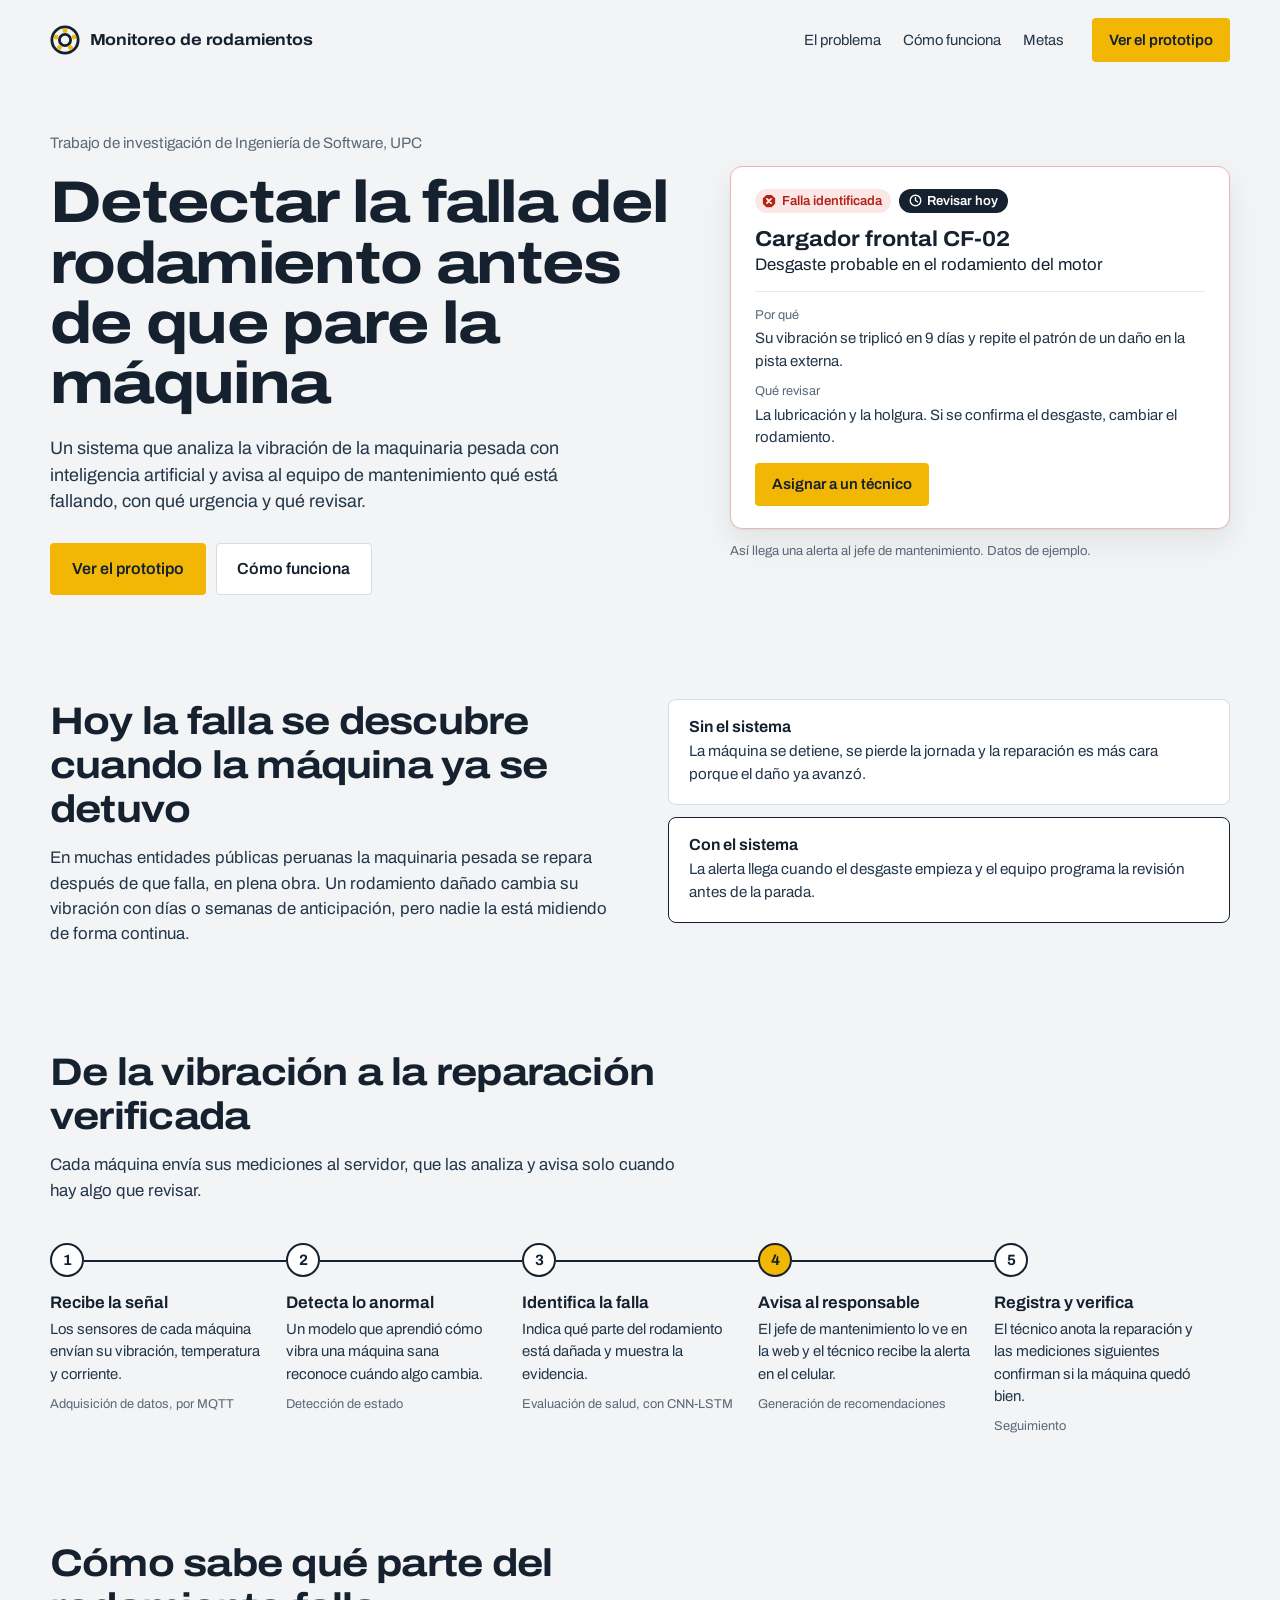
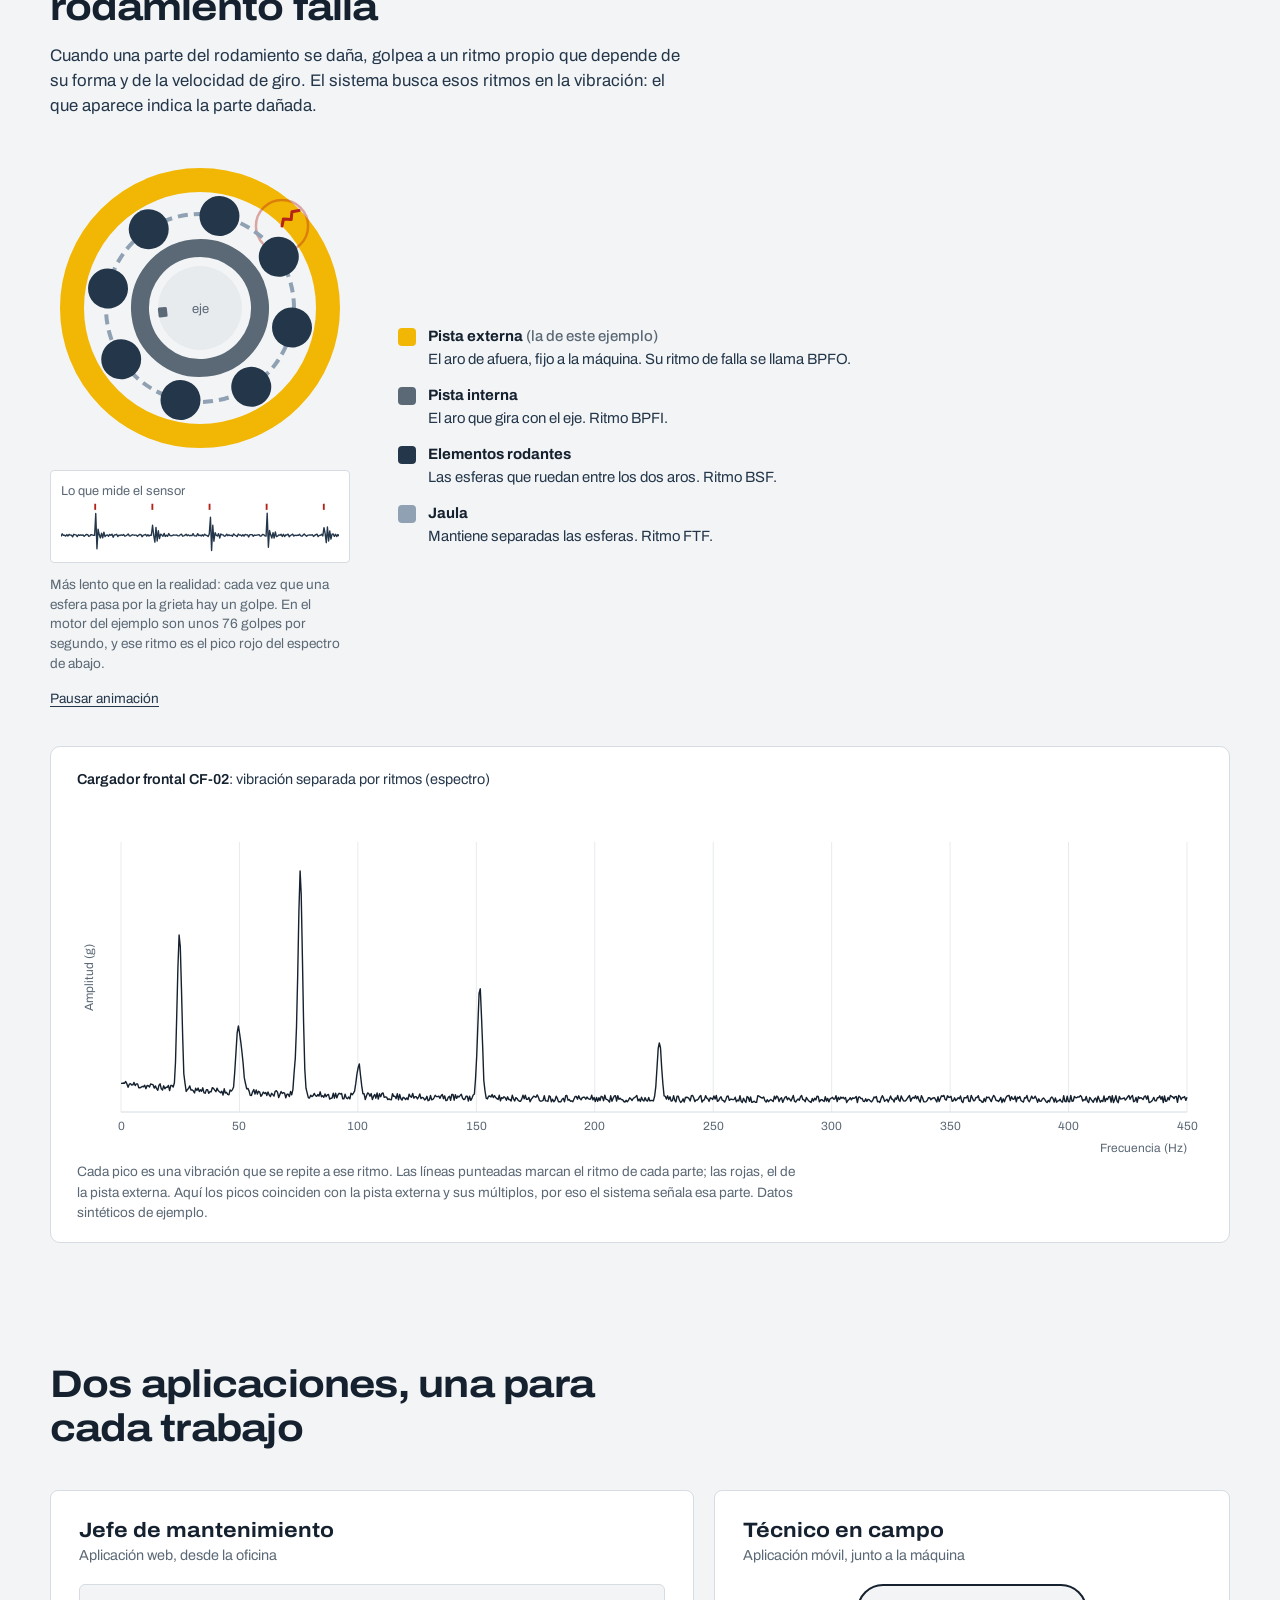
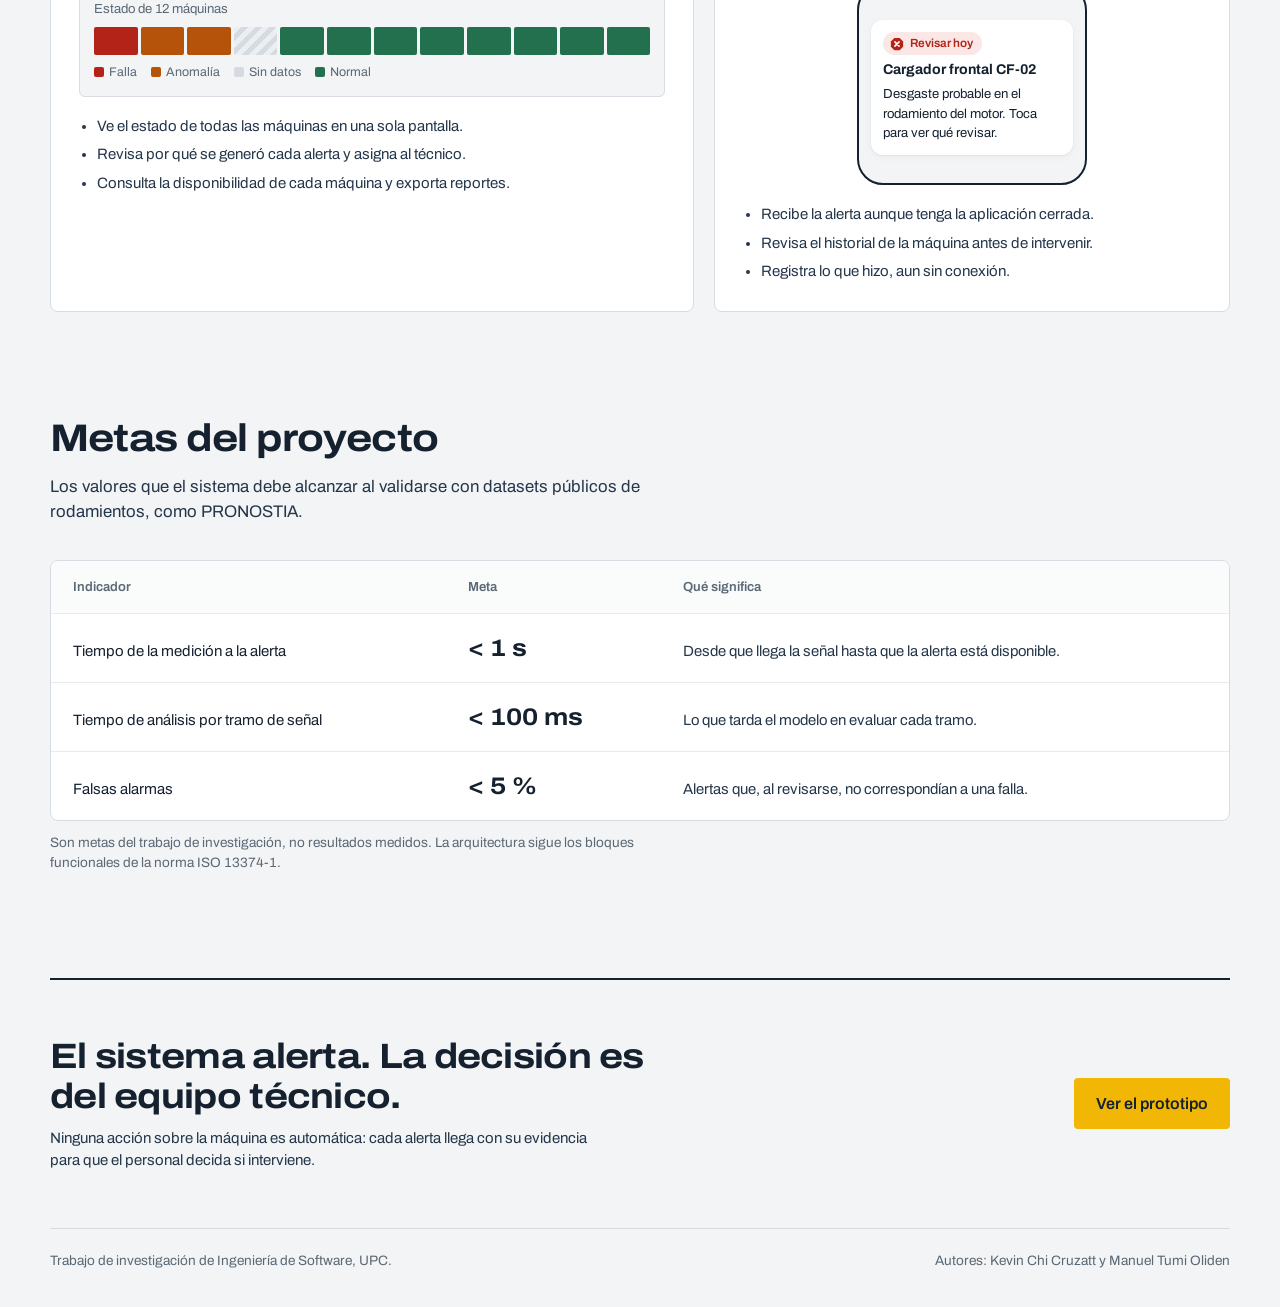
<file: index.html>
<!DOCTYPE html>
<html lang="es">
<head>
<meta charset="utf-8">
<meta name="viewport" content="width=device-width, initial-scale=1">
<title>Detección temprana de fallas en rodamientos de maquinaria pesada</title>
<meta name="description" content="Trabajo de investigación de Ingeniería de Software (UPC): sistema IoT con inteligencia artificial que detecta a tiempo las fallas en los rodamientos de la maquinaria pesada.">
<link rel="preconnect" href="https://fonts.googleapis.com">
<link rel="preconnect" href="https://fonts.gstatic.com" crossorigin>
<link href="https://fonts.googleapis.com/css2?family=Archivo:wdth,wght@62..125,300..800&display=swap" rel="stylesheet">
<link rel="stylesheet" href="estilos.css">
<style>
  body { background: var(--papel); }
  .contenedor { width: min(1180px, 100% - 48px); margin-inline: auto; }

  /* Navegación */
  .nav { display: flex; align-items: center; gap: 28px; padding: 18px 0; }
  .nav .marca { color: var(--tinta); }
  .nav .marca-nombre { font-size: 1rem; }
  .nav-enlaces { display: flex; gap: 22px; margin-left: auto; font-size: .93rem; }
  .nav-enlaces a { text-decoration: none; color: var(--tinta-2); }
  .nav-enlaces a:hover { text-decoration: underline; text-underline-offset: 4px; }

  /* Portada: titular a la izquierda, la alerta tal como la recibe el usuario a la derecha */
  .portada { padding: 52px 0 0; display: grid; grid-template-columns: minmax(0, 1.25fr) minmax(0, 1fr); gap: 56px; align-items: center; }
  .contexto { color: var(--acero); font-size: .95rem; margin-bottom: 18px; }
  .portada h1 { font-size: clamp(2.3rem, 4.6vw, 4.1rem); font-weight: 750; font-stretch: 118%; letter-spacing: -.028em; line-height: 1.02; }
  .portada p.bajada { font-size: 1.12rem; color: var(--tinta-2); max-width: 52ch; margin-top: 22px; }
  .botones { display: flex; gap: 10px; flex-wrap: wrap; margin-top: 28px; }
  .btn-grande { padding: .8rem 1.3rem; font-size: 1rem; }

  .ejemplo { position: relative; }
  .ejemplo-pie { font-size: .82rem; color: var(--acero); margin-top: 12px; }
  .tarjeta-alerta { background: var(--superficie); border: 1px solid #E9B7B2; border-radius: 12px; padding: 22px 24px; box-shadow: 0 1px 2px rgba(21,33,47,.06), 0 14px 32px rgba(21,33,47,.08); display: grid; gap: 14px; }
  .tarjeta-alerta .fila { display: flex; gap: 8px; flex-wrap: wrap; }
  .plazo { display: inline-flex; align-items: center; gap: .35rem; padding: .15rem .6rem; border-radius: 999px; font-size: .82rem; font-weight: 600; background: var(--tinta); color: #fff; }
  .plazo svg { width: 13px; height: 13px; }
  .tarjeta-alerta h2 { font-size: 1.35rem; font-weight: 700; font-stretch: 108%; }
  .tarjeta-alerta .que { font-size: 1.05rem; }
  .tarjeta-alerta dl { margin: 0; display: grid; gap: 10px; border-top: 1px solid var(--linea-suave); padding-top: 14px; }
  .tarjeta-alerta dt { font-size: .8rem; color: var(--acero); }
  .tarjeta-alerta dd { margin: 2px 0 0; color: var(--tinta-2); }
  .tarjeta-alerta .btn { justify-self: start; }

  /* Secciones */
  section.bloque { padding: 104px 0 0; }
  .bloque h2 { font-size: clamp(1.7rem, 3vw, 2.4rem); font-weight: 700; font-stretch: 115%; letter-spacing: -.02em; max-width: 24ch; }
  .bloque .intro { color: var(--tinta-2); font-size: 1.05rem; max-width: 64ch; margin-top: 14px; }

  /* El problema */
  .problema { display: grid; grid-template-columns: 1fr 1fr; gap: 56px; align-items: start; }
  .contraste { display: grid; gap: 12px; }
  .contraste div { background: var(--superficie); border: 1px solid var(--linea); border-radius: var(--r-medio); padding: 18px 20px; }
  .contraste h3 { font-size: 1rem; font-weight: 650; margin-bottom: 4px; }
  .contraste p { color: var(--tinta-2); font-size: .95rem; }
  .contraste .con { border-color: var(--tinta); }

  /* Cómo funciona: secuencia real, por eso va numerada */
  .pasos { list-style: none; margin: 40px 0 0; padding: 0; display: grid; grid-template-columns: repeat(5, 1fr); counter-reset: paso; }
  .paso { position: relative; padding: 0 20px 0 0; counter-increment: paso; }
  .paso::before { content: counter(paso); display: grid; place-items: center; width: 34px; height: 34px; border-radius: 50%; background: var(--superficie); border: 2px solid var(--tinta); font-weight: 700; position: relative; z-index: 1; }
  .paso::after { content: ""; position: absolute; top: 17px; left: 34px; right: 0; border-top: 2px solid var(--tinta); }
  .paso:last-child::after { display: none; }
  .paso:nth-child(4)::before { background: var(--amarillo); }
  .paso h3 { font-size: 1.05rem; font-weight: 650; margin: 16px 0 6px; }
  .paso p { color: var(--tinta-2); font-size: .93rem; }
  .paso small { display: block; color: var(--acero); font-size: .8rem; margin-top: 10px; }

  /* Cómo sabe qué parte falla */
  .partes { display: grid; grid-template-columns: 300px 1fr; gap: 48px; align-items: center; margin-top: 40px; }
  .rodamiento { margin: 0; display: grid; gap: 12px; }
  .diagrama { width: 100%; height: auto; }
  .diagrama [data-parte] { transition: opacity .2s; }
  .diagrama.foco [data-parte] { opacity: .18; }
  .diagrama.foco [data-parte].visible { opacity: 1; }
  .senal { background: var(--superficie); border: 1px solid var(--linea); border-radius: var(--r-chico); padding: 8px 10px 4px; }
  .senal-titulo { font-size: .8rem; color: var(--acero); }
  .senal svg { display: block; width: 100%; height: 56px; }
  .rodamiento figcaption { font-size: .85rem; color: var(--acero); line-height: 1.45; }
  .pausa { justify-self: start; font: inherit; font-size: .85rem; color: var(--tinta-2); background: none; border: 0; padding: 4px 0; text-decoration: underline; text-underline-offset: 3px; cursor: pointer; }
  .pausa:focus-visible, .lista-partes li:focus-visible { outline: 2px solid var(--tinta); outline-offset: 3px; border-radius: 4px; }
  .lista-partes li { cursor: default; }
  .lista-partes { list-style: none; margin: 0; padding: 0; display: grid; gap: 14px; }
  .lista-partes li { display: grid; grid-template-columns: 18px 1fr; gap: 12px; align-items: start; }
  .lista-partes .muestra { width: 18px; height: 18px; border-radius: 4px; margin-top: 3px; }
  .lista-partes b { display: block; }
  .lista-partes span { color: var(--tinta-2); font-size: .93rem; }
  .lista-partes li.activa b::after { content: " (la de este ejemplo)"; font-weight: 500; color: var(--acero); }

  .pantalla { margin-top: 32px; background: var(--superficie); border: 1px solid var(--linea); border-radius: 10px; padding: 22px 26px 18px; color: var(--tinta-2); }
  .pantalla-cabecera { display: flex; justify-content: space-between; align-items: center; gap: 12px; flex-wrap: wrap; font-size: .9rem; margin-bottom: 6px; }
  .pantalla-cabecera b { color: var(--tinta); font-weight: 600; }
  .grafico-espectro { width: 100%; height: auto; display: block; }
  .pantalla .cuadricula { stroke: var(--linea-suave); }
  .pantalla .eje { fill: var(--acero); font-size: 12px; font-family: var(--fuente); }
  .pantalla .eje-linea { stroke: var(--linea); }
  .pantalla .espectro-linea { fill: none; stroke: var(--tinta); stroke-width: 1.4; stroke-linejoin: round; }
  .pantalla .espectro-area { fill: rgba(21, 33, 47, .06); }
  .pantalla .marca-falla { stroke-dasharray: 4 4; stroke-width: 1.3; }
  .pantalla .marca-falla.marca-activa { stroke: var(--falla); }
  .pantalla .marca-falla.marca-tenue { stroke: #A9B4BE; }
  .pantalla .marca-texto { font-size: 12px; font-weight: 600; font-family: var(--fuente); }
  .pantalla .marca-texto.marca-activa { fill: var(--falla); }
  .pantalla .marca-texto.marca-tenue { fill: #8C98A3; }
  .pantalla .anotacion-punto { fill: var(--superficie); stroke: var(--falla); stroke-width: 2.5; }
  .pantalla .anotacion-guia { stroke: var(--falla); stroke-width: 1.2; }
  .pantalla .anotacion-titulo { font-size: 16px; font-weight: 700; fill: var(--tinta); font-family: var(--fuente); }
  .pantalla .anotacion-texto { font-size: 14px; fill: var(--tinta-2); font-family: var(--fuente); }
  .pantalla-nota { font-size: .85rem; color: var(--acero); margin-top: 6px; max-width: 90ch; }

  /* Quién lo usa */
  .roles { display: grid; grid-template-columns: 1.25fr 1fr; gap: 20px; margin-top: 40px; }
  .rol { background: var(--superficie); border: 1px solid var(--linea); border-radius: var(--r-medio); padding: 28px; display: grid; gap: 18px; align-content: start; }
  .rol h3 { font-size: 1.3rem; font-weight: 700; font-stretch: 110%; }
  .rol .donde { color: var(--acero); font-size: .9rem; margin-top: 2px; }
  .rol ul { margin: 0; padding-left: 1.1rem; color: var(--tinta-2); display: grid; gap: 6px; }
  .muestra-web { border: 1px solid var(--linea); border-radius: 6px; padding: 14px; background: var(--papel); }
  .muestra-web p { font-size: .82rem; color: var(--acero); margin-bottom: 8px; }
  .celdas { display: grid; grid-template-columns: repeat(12, 1fr); gap: 3px; }
  .celdas span { height: 28px; border-radius: 2px; background: var(--normal); }
  .celdas .f { background: var(--falla); } .celdas .a { background: var(--anomalia); }
  .celdas .s { background: repeating-linear-gradient(135deg, var(--sin-datos-fondo) 0 5px, #D5DBE0 5px 10px); }
  .leyenda-mini { display: flex; gap: 14px; flex-wrap: wrap; font-size: .78rem; color: var(--acero); margin-top: 8px; }
  .leyenda-mini i { display: inline-block; width: 10px; height: 10px; border-radius: 2px; margin-right: 5px; vertical-align: -1px; }
  .telefono { width: 230px; margin-inline: auto; border: 2px solid var(--tinta); border-radius: 26px; padding: 34px 12px 28px; background: var(--papel); }
  .notificacion { background: var(--superficie); border-radius: 12px; padding: 12px; box-shadow: var(--sombra); font-size: .82rem; display: grid; gap: 4px; }
  .notificacion b { font-size: .88rem; }
  .notificacion .estado { justify-self: start; font-size: .74rem; }

  /* Metas: ficha técnica */
  .ficha { margin-top: 36px; background: var(--superficie); border: 1px solid var(--linea); border-radius: var(--r-medio); overflow: hidden; }
  .ficha table { width: 100%; border-collapse: collapse; }
  .ficha th, .ficha td { text-align: left; padding: 16px 22px; border-bottom: 1px solid var(--linea-suave); vertical-align: baseline; }
  .ficha tr:last-child td { border-bottom: 0; }
  .ficha th { font-size: .82rem; color: var(--acero); font-weight: 600; background: #FAFBFB; }
  .ficha td:nth-child(2) { font-size: 1.5rem; font-weight: 700; font-stretch: 112%; white-space: nowrap; }
  .ficha td:nth-child(3) { color: var(--tinta-2); font-size: .93rem; }
  .ficha-nota { font-size: .85rem; color: var(--acero); margin-top: 12px; max-width: 80ch; }

  /* Cierre */
  .cierre { margin: 104px 0 0; padding: 56px 0; border-top: 2px solid var(--tinta); display: grid; grid-template-columns: 1fr auto; gap: 24px; align-items: center; }
  .cierre h2 { font-size: clamp(1.6rem, 3vw, 2.2rem); font-weight: 700; font-stretch: 115%; letter-spacing: -.02em; max-width: 24ch; }
  .cierre p { color: var(--tinta-2); margin-top: 10px; max-width: 60ch; }
  footer { border-top: 1px solid var(--linea); padding: 22px 0 36px; color: var(--acero); font-size: .85rem; display: flex; justify-content: space-between; gap: 16px; flex-wrap: wrap; }

  @media (max-width: 980px) {
    .portada, .problema, .partes { grid-template-columns: 1fr; gap: 36px; }
    .partes .rodamiento { max-width: 320px; }
    .pasos { grid-template-columns: 1fr; gap: 26px; }
    .paso { padding: 0 0 0 50px; }
    .paso::before { position: absolute; left: 0; top: 0; }
    .paso::after { top: 34px; bottom: -26px; left: 16px; right: auto; border-top: 0; border-left: 2px solid var(--tinta); }
    .paso h3 { margin-top: 5px; }
    .roles { grid-template-columns: 1fr; }
    .cierre { grid-template-columns: 1fr; }
  }
  @media (max-width: 720px) {
    .nav-enlaces { display: none; }
    .nav .btn { margin-left: auto; }
    .pantalla { padding: 16px 12px 14px; }
    .ficha th:nth-child(3), .ficha td:nth-child(3) { display: none; }
    .ficha th, .ficha td { padding: 14px 16px; }
  }
</style>
</head>
<body>
<svg width="0" height="0" style="position:absolute" aria-hidden="true">
  <symbol id="i-falla" viewBox="0 0 16 16"><path d="M5 1h6l4 4v6l-4 4H5l-4-4V5z" fill="currentColor"/><path d="M5.6 5.6l4.8 4.8M10.4 5.6l-4.8 4.8" stroke="#fff" stroke-width="1.8" stroke-linecap="round"/></symbol>
  <symbol id="i-reloj" viewBox="0 0 16 16"><circle cx="8" cy="8" r="6.5" fill="none" stroke="currentColor" stroke-width="1.7"/><path d="M8 4.5V8l2.4 1.6" fill="none" stroke="currentColor" stroke-width="1.7" stroke-linecap="round"/></symbol>
  <symbol id="i-rodamiento" viewBox="0 0 32 32"><circle cx="16" cy="16" r="14" fill="none" stroke="currentColor" stroke-width="3"/><circle cx="16" cy="16" r="6" fill="none" stroke="currentColor" stroke-width="3"/><g fill="#F2B705"><circle cx="16" cy="6" r="2.6"/><circle cx="25.5" cy="12.9" r="2.6"/><circle cx="21.9" cy="24.1" r="2.6"/><circle cx="10.1" cy="24.1" r="2.6"/><circle cx="6.5" cy="12.9" r="2.6"/></g></symbol>
</svg>

<div class="contenedor">
  <header class="nav">
    <a class="marca" href="#">
      <svg width="30" height="30"><use href="#i-rodamiento"/></svg>
      <span class="marca-nombre">Monitoreo de rodamientos</span>
    </a>
    <nav class="nav-enlaces" aria-label="Secciones">
      <a href="#problema">El problema</a>
      <a href="#como-funciona">Cómo funciona</a>
      <a href="#metas">Metas</a>
    </nav>
    <a class="btn btn-primario" href="app.html">Ver el prototipo</a>
  </header>

  <main>
    <section class="portada">
      <div>
        <p class="contexto">Trabajo de investigación de Ingeniería de Software, UPC</p>
        <h1>Detectar la falla del rodamiento antes de que pare la máquina</h1>
        <p class="bajada">Un sistema que analiza la vibración de la maquinaria pesada con inteligencia artificial y avisa al equipo de mantenimiento qué está fallando, con qué urgencia y qué revisar.</p>
        <div class="botones">
          <a class="btn btn-primario btn-grande" href="app.html">Ver el prototipo</a>
          <a class="btn btn-secundario btn-grande" href="#como-funciona">Cómo funciona</a>
        </div>
      </div>

      <figure class="ejemplo" style="margin:0">
        <article class="tarjeta-alerta" aria-label="Ejemplo de alerta">
          <div class="fila">
            <span class="estado estado-falla"><svg><use href="#i-falla"/></svg>Falla identificada</span>
            <span class="plazo"><svg><use href="#i-reloj"/></svg>Revisar hoy</span>
          </div>
          <div>
            <h2>Cargador frontal CF-02</h2>
            <p class="que">Desgaste probable en el rodamiento del motor</p>
          </div>
          <dl>
            <div><dt>Por qué</dt><dd>Su vibración se triplicó en 9 días y repite el patrón de un daño en la pista externa.</dd></div>
            <div><dt>Qué revisar</dt><dd>La lubricación y la holgura. Si se confirma el desgaste, cambiar el rodamiento.</dd></div>
          </dl>
          <span class="btn btn-primario" aria-hidden="true">Asignar a un técnico</span>
        </article>
        <figcaption class="ejemplo-pie">Así llega una alerta al jefe de mantenimiento. Datos de ejemplo.</figcaption>
      </figure>
    </section>

    <section class="bloque problema" id="problema">
      <div>
        <h2>Hoy la falla se descubre cuando la máquina ya se detuvo</h2>
        <p class="intro">En muchas entidades públicas peruanas la maquinaria pesada se repara después de que falla, en plena obra. Un rodamiento dañado cambia su vibración con días o semanas de anticipación, pero nadie la está midiendo de forma continua.</p>
      </div>
      <div class="contraste">
        <div><h3>Sin el sistema</h3><p>La máquina se detiene, se pierde la jornada y la reparación es más cara porque el daño ya avanzó.</p></div>
        <div class="con"><h3>Con el sistema</h3><p>La alerta llega cuando el desgaste empieza y el equipo programa la revisión antes de la parada.</p></div>
      </div>
    </section>

    <section class="bloque" id="como-funciona">
      <h2>De la vibración a la reparación verificada</h2>
      <p class="intro">Cada máquina envía sus mediciones al servidor, que las analiza y avisa solo cuando hay algo que revisar.</p>
      <ol class="pasos">
        <li class="paso"><h3>Recibe la señal</h3><p>Los sensores de cada máquina envían su vibración, temperatura y corriente.</p><small>Adquisición de datos, por MQTT</small></li>
        <li class="paso"><h3>Detecta lo anormal</h3><p>Un modelo que aprendió cómo vibra una máquina sana reconoce cuándo algo cambia.</p><small>Detección de estado</small></li>
        <li class="paso"><h3>Identifica la falla</h3><p>Indica qué parte del rodamiento está dañada y muestra la evidencia.</p><small>Evaluación de salud, con CNN-LSTM</small></li>
        <li class="paso"><h3>Avisa al responsable</h3><p>El jefe de mantenimiento lo ve en la web y el técnico recibe la alerta en el celular.</p><small>Generación de recomendaciones</small></li>
        <li class="paso"><h3>Registra y verifica</h3><p>El técnico anota la reparación y las mediciones siguientes confirman si la máquina quedó bien.</p><small>Seguimiento</small></li>
      </ol>
    </section>

    <section class="bloque" id="evidencia">
      <h2>Cómo sabe qué parte del rodamiento falla</h2>
      <p class="intro">Cuando una parte del rodamiento se daña, golpea a un ritmo propio que depende de su forma y de la velocidad de giro. El sistema busca esos ritmos en la vibración: el que aparece indica la parte dañada.</p>
      <div class="partes">
        <figure class="rodamiento">
          <svg class="diagrama" id="diagrama" viewBox="0 0 300 300" role="img" aria-label="Rodamiento visto de frente con una grieta en la pista externa: cada vez que una esfera pasa por la grieta se produce un golpe">
            <circle data-parte="externa" cx="150" cy="150" r="128" fill="none" stroke="#F2B705" stroke-width="24"/>
            <g transform="rotate(-45 150 150)">
              <circle id="onda" cx="266" cy="150" r="6" fill="none" stroke="#B42318" stroke-width="2.5" opacity="0"/>
              <path id="grieta" data-parte="externa" d="M 266 150 l 6 -4 l 5 6 l 6 -5 l 6 4" fill="none" stroke="#B42318" stroke-width="3" stroke-linecap="round" stroke-linejoin="round"/>
            </g>
            <g id="jaula">
              <circle data-parte="jaula" cx="150" cy="150" r="94" fill="none" stroke="#8FA1B3" stroke-width="4" stroke-dasharray="10 6"/>
              <g data-parte="bolas" fill="#24364A">
                <circle cx="150" cy="56" r="20"/><circle cx="216.5" cy="83.5" r="20"/><circle cx="244" cy="150" r="20"/><circle cx="216.5" cy="216.5" r="20"/>
                <circle cx="150" cy="244" r="20"/><circle cx="83.5" cy="216.5" r="20"/><circle cx="56" cy="150" r="20"/><circle cx="83.5" cy="83.5" r="20"/>
              </g>
            </g>
            <g id="interna">
              <circle data-parte="interna" cx="150" cy="150" r="60" fill="none" stroke="#5B6875" stroke-width="18"/>
              <circle cx="150" cy="150" r="42" fill="#E7EBEE"/>
              <rect x="145" y="108" width="10" height="9" rx="1.5" fill="#5B6875"/>
            </g>
            <text x="150" y="155" text-anchor="middle" font-size="13" fill="#5B6875" font-family="Archivo, sans-serif">eje</text>
          </svg>
          <div class="senal">
            <span class="senal-titulo">Lo que mide el sensor</span>
            <svg id="senal" viewBox="0 0 300 64" preserveAspectRatio="none" aria-hidden="true">
              <line x1="0" x2="300" y1="38" y2="38" stroke="#E7EBEE" stroke-width="1"/>
              <g id="senal-marcas"></g>
              <path id="senal-linea" fill="none" stroke="#24364A" stroke-width="1.5" stroke-linejoin="round"/>
            </svg>
          </div>
          <figcaption>Más lento que en la realidad: cada vez que una esfera pasa por la grieta hay un golpe. En el motor del ejemplo son unos 76 golpes por segundo, y ese ritmo es el pico rojo del espectro de abajo.</figcaption>
          <button type="button" class="pausa" id="pausa" aria-pressed="false">Pausar animación</button>
        </figure>
        <ul class="lista-partes">
          <li class="activa" tabindex="0" data-parte="externa"><span class="muestra" style="background:#F2B705"></span><div><b>Pista externa</b><span>El aro de afuera, fijo a la máquina. Su ritmo de falla se llama BPFO.</span></div></li>
          <li tabindex="0" data-parte="interna"><span class="muestra" style="background:#5B6875"></span><div><b>Pista interna</b><span>El aro que gira con el eje. Ritmo BPFI.</span></div></li>
          <li tabindex="0" data-parte="bolas"><span class="muestra" style="background:#24364A"></span><div><b>Elementos rodantes</b><span>Las esferas que ruedan entre los dos aros. Ritmo BSF.</span></div></li>
          <li tabindex="0" data-parte="jaula"><span class="muestra" style="background:#8FA1B3"></span><div><b>Jaula</b><span>Mantiene separadas las esferas. Ritmo FTF.</span></div></li>
        </ul>
      </div>

      <figure class="pantalla" style="margin-inline:0">
        <div class="pantalla-cabecera">
          <span><b>Cargador frontal CF-02</b>: vibración separada por ritmos (espectro)</span>
        </div>
        <div id="espectro"></div>
        <figcaption class="pantalla-nota">Cada pico es una vibración que se repite a ese ritmo. Las líneas punteadas marcan el ritmo de cada parte; las rojas, el de la pista externa. Aquí los picos coinciden con la pista externa y sus múltiplos, por eso el sistema señala esa parte. Datos sintéticos de ejemplo.</figcaption>
      </figure>
    </section>

    <section class="bloque" id="quien-lo-usa">
      <h2>Dos aplicaciones, una para cada trabajo</h2>
      <div class="roles">
        <article class="rol">
          <div>
            <h3>Jefe de mantenimiento</h3>
            <p class="donde">Aplicación web, desde la oficina</p>
          </div>
          <div class="muestra-web" aria-hidden="true">
            <p>Estado de 12 máquinas</p>
            <div class="celdas"><span class="f"></span><span class="a"></span><span class="a"></span><span class="s"></span><span></span><span></span><span></span><span></span><span></span><span></span><span></span><span></span></div>
            <div class="leyenda-mini"><span><i style="background:var(--falla)"></i>Falla</span><span><i style="background:var(--anomalia)"></i>Anomalía</span><span><i style="background:#D5DBE0"></i>Sin datos</span><span><i style="background:var(--normal)"></i>Normal</span></div>
          </div>
          <ul>
            <li>Ve el estado de todas las máquinas en una sola pantalla.</li>
            <li>Revisa por qué se generó cada alerta y asigna al técnico.</li>
            <li>Consulta la disponibilidad de cada máquina y exporta reportes.</li>
          </ul>
        </article>
        <article class="rol">
          <div>
            <h3>Técnico en campo</h3>
            <p class="donde">Aplicación móvil, junto a la máquina</p>
          </div>
          <div class="telefono" aria-hidden="true">
            <div class="notificacion">
              <span class="estado estado-falla"><svg><use href="#i-falla"/></svg>Revisar hoy</span>
              <b>Cargador frontal CF-02</b>
              <span>Desgaste probable en el rodamiento del motor. Toca para ver qué revisar.</span>
            </div>
          </div>
          <ul>
            <li>Recibe la alerta aunque tenga la aplicación cerrada.</li>
            <li>Revisa el historial de la máquina antes de intervenir.</li>
            <li>Registra lo que hizo, aun sin conexión.</li>
          </ul>
        </article>
      </div>
    </section>

    <section class="bloque" id="metas">
      <h2>Metas del proyecto</h2>
      <p class="intro">Los valores que el sistema debe alcanzar al validarse con datasets públicos de rodamientos, como PRONOSTIA.</p>
      <div class="ficha">
        <table>
          <thead><tr><th>Indicador</th><th>Meta</th><th>Qué significa</th></tr></thead>
          <tbody>
            <tr><td>Tiempo de la medición a la alerta</td><td>&lt; 1 s</td><td>Desde que llega la señal hasta que la alerta está disponible.</td></tr>
            <tr><td>Tiempo de análisis por tramo de señal</td><td>&lt; 100 ms</td><td>Lo que tarda el modelo en evaluar cada tramo.</td></tr>
            <tr><td>Falsas alarmas</td><td>&lt; 5 %</td><td>Alertas que, al revisarse, no correspondían a una falla.</td></tr>
          </tbody>
        </table>
      </div>
      <p class="ficha-nota">Son metas del trabajo de investigación, no resultados medidos. La arquitectura sigue los bloques funcionales de la norma ISO 13374-1.</p>
    </section>

    <section class="cierre">
      <div>
        <h2>El sistema alerta. La decisión es del equipo técnico.</h2>
        <p>Ninguna acción sobre la máquina es automática: cada alerta llega con su evidencia para que el personal decida si interviene.</p>
      </div>
      <a class="btn btn-primario btn-grande" href="app.html">Ver el prototipo</a>
    </section>
  </main>

  <footer>
    <span>Trabajo de investigación de Ingeniería de Software, UPC.</span>
    <span>Autores: Kevin Chi Cruzatt y Manuel Tumi Oliden</span>
  </footer>
</div>

<script src="graficos.js"></script>
<script>
  const datos = Graficos.espectro({ semilla: 11, falla: 'bpfo', severidad: 1 });
  const caja = document.getElementById('espectro');
  const pintar = animar => Graficos.dibujarEspectro(caja, datos, {
    falla: 'bpfo', mostrar: ['bpfo', 'bpfi', 'bsf', 'ftf'], anotar: true, animar,
    alto: Math.max(260, Math.min(360, caja.clientWidth * 0.32)),
    textoAnotacion: 'Coincide con su ritmo y sus múltiplos',
    etiqueta: 'Espectro de ejemplo: los picos coinciden con el ritmo de falla de la pista externa y sus múltiplos' });
  // El espectro se dibuja una vez, cuando la sección entra en pantalla.
  pintar(false);
  if ('IntersectionObserver' in window) {
    const obs = new IntersectionObserver(e => { if (e[0].isIntersecting) { pintar(true); obs.disconnect(); } }, { threshold: .4 });
    obs.observe(caja);
  }
  let espera;
  addEventListener('resize', () => { clearTimeout(espera); espera = setTimeout(() => pintar(false), 150); });

  /* Rodamiento animado (ralentizado). Pista externa fija; la interna gira con el eje
     y la jaula a 0.38 de esa velocidad (FTF). Con 8 esferas, una pasa por la grieta
     cada 45° de giro de la jaula: ese golpe repetido es el ritmo BPFO. */
  (function () {
    const GIRO_EJE = 72;                 // grados por segundo (una vuelta cada 5 s)
    const GIRO_JAULA = GIRO_EJE * 0.38;
    const PERIODO = 45 / GIRO_JAULA;     // segundos entre golpes
    const VENTANA = 8;                   // segundos visibles en la señal
    const diagrama = document.getElementById('diagrama');
    const jaula = document.getElementById('jaula'), interna = document.getElementById('interna');
    const onda = document.getElementById('onda'), grieta = document.getElementById('grieta');
    const linea = document.getElementById('senal-linea'), marcas = document.getElementById('senal-marcas');
    const boton = document.getElementById('pausa');
    const quieto = matchMedia('(prefers-reduced-motion: reduce)').matches;

    const ruido = s => 0.07 * (Math.sin(s * 37.1) + Math.sin(s * 91.7 + 1.3) + Math.sin(s * 53.3 + 2.1)) / 3;
    const respuesta = s => {               // golpe: vibración que se apaga rápido
      const fase = ((s % PERIODO) + PERIODO) % PERIODO;
      return Math.exp(-fase / 0.11) * Math.sin(2 * Math.PI * 13 * fase);
    };

    function dibujar(t) {
      jaula.setAttribute('transform', `rotate(${(t * GIRO_JAULA) % 360} 150 150)`);
      interna.setAttribute('transform', `rotate(${(t * GIRO_EJE) % 360} 150 150)`);
      const edad = t % PERIODO;
      onda.setAttribute('r', 6 + edad * 46);
      onda.setAttribute('opacity', Math.max(0, 1 - edad / 0.7));
      grieta.setAttribute('stroke-width', 3 + Math.max(0, 3 * (1 - edad / 0.3)));

      let d = '';
      for (let i = 0; i <= 240; i++) {
        const s = t - VENTANA + (i / 240) * VENTANA;
        const v = s < 0 ? ruido(s) : ruido(s) + respuesta(s);
        d += (i ? 'L' : 'M') + (i * 300 / 240).toFixed(1) + ' ' + (38 - v * 30).toFixed(1);
      }
      linea.setAttribute('d', d);
      let m = '';
      for (let k = Math.ceil((t - VENTANA) / PERIODO); k * PERIODO <= t; k++) {
        if (k < 0) continue;
        const x = ((k * PERIODO - (t - VENTANA)) / VENTANA * 300).toFixed(1);
        m += `<line x1="${x}" x2="${x}" y1="2" y2="9" stroke="#B42318" stroke-width="2"/>`;
      }
      marcas.innerHTML = m;
    }

    let t = PERIODO * 5 + 0.12, previo = null, visible = false, pausado = quieto;
    function cuadro(ahora) {
      if (previo != null) t += Math.min(0.1, (ahora - previo) / 1000);
      previo = ahora;
      dibujar(t);
      if (visible && !pausado) requestAnimationFrame(cuadro); else previo = null;
    }
    const arrancar = () => { if (visible && !pausado && previo == null) requestAnimationFrame(cuadro); };

    dibujar(t);
    if (quieto) boton.hidden = true;
    boton.addEventListener('click', () => {
      pausado = !pausado;
      boton.textContent = pausado ? 'Reanudar animación' : 'Pausar animación';
      boton.setAttribute('aria-pressed', pausado);
      arrancar();
    });
    // Solo se anima mientras está en pantalla.
    new IntersectionObserver(e => { visible = e[0].isIntersecting; arrancar(); }).observe(diagrama);

    // Al pasar sobre una parte de la lista, se resalta en el dibujo.
    document.querySelectorAll('.lista-partes li').forEach(li => {
      const encender = () => {
        diagrama.classList.add('foco');
        diagrama.querySelectorAll('[data-parte]').forEach(n => n.classList.toggle('visible', n.dataset.parte === li.dataset.parte));
      };
      const apagar = () => diagrama.classList.remove('foco');
      li.addEventListener('mouseenter', encender); li.addEventListener('focus', encender);
      li.addEventListener('mouseleave', apagar); li.addEventListener('blur', apagar);
    });
  })();
</script>
</body>
</html>
</file>
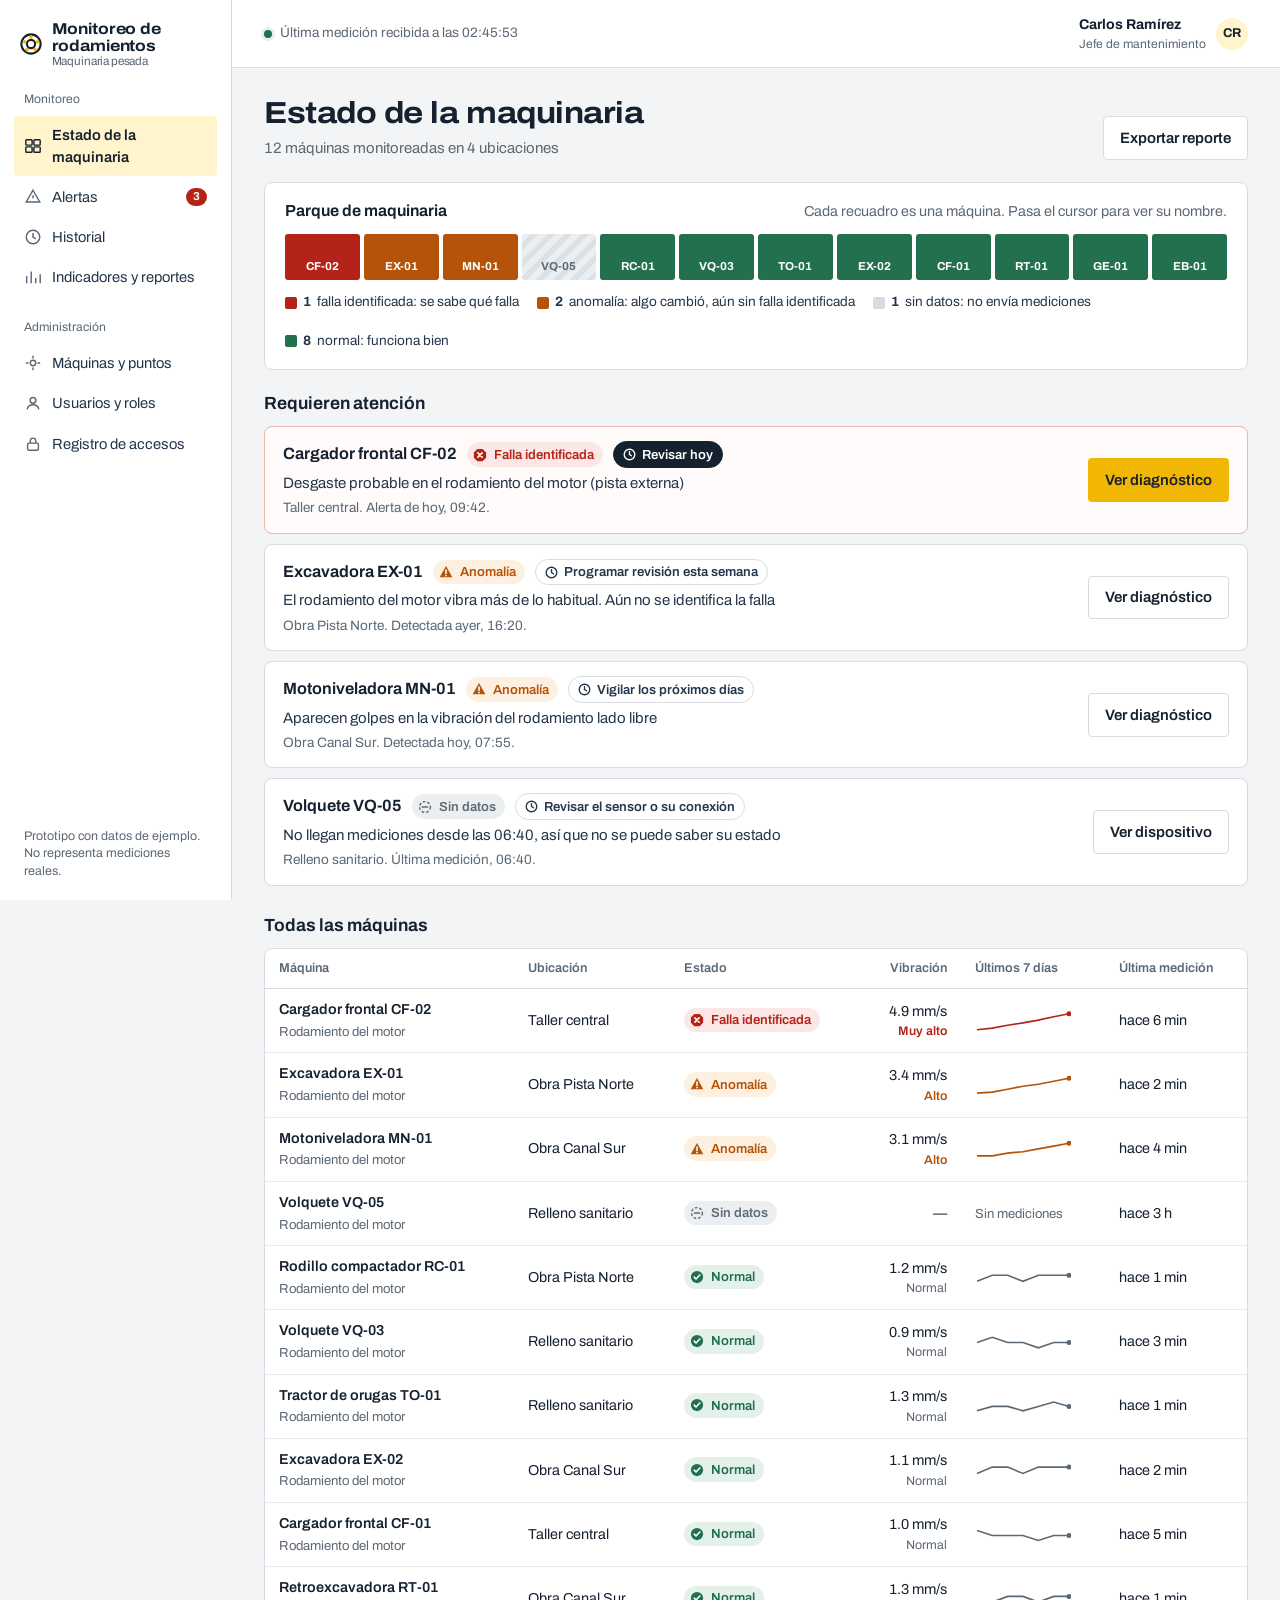
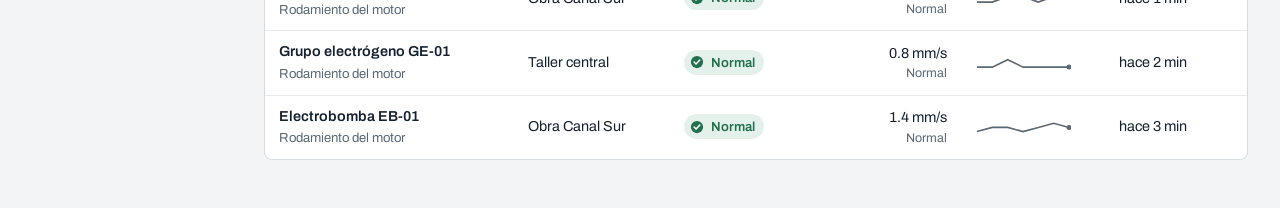
<file: app.html>
<!DOCTYPE html>
<html lang="es">
<head>
<meta charset="utf-8">
<meta name="viewport" content="width=device-width, initial-scale=1">
<title>Estado de la maquinaria | Monitoreo de rodamientos</title>
<link rel="preconnect" href="https://fonts.googleapis.com">
<link rel="preconnect" href="https://fonts.gstatic.com" crossorigin>
<link href="https://fonts.googleapis.com/css2?family=Archivo:wdth,wght@62..125,300..800&display=swap" rel="stylesheet">
<link rel="stylesheet" href="estilos.css">
<style>
  body { display: grid; grid-template-columns: 232px 1fr; min-height: 100vh; }

  /* Barra lateral */
  .lateral { background: var(--superficie); border-right: 1px solid var(--linea); color: var(--tinta); padding: 20px 14px; display: flex; flex-direction: column; gap: 22px; position: sticky; top: 0; height: 100vh; }
  .lateral .marca { color: var(--tinta); padding: 0 6px; }
  .lateral .marca-nombre { font-size: .98rem; }
  .lateral .marca-nombre small { display: block; font-weight: 400; font-stretch: 100%; color: var(--acero); font-size: .74rem; }
  .nav-grupo { display: flex; flex-direction: column; gap: 2px; }
  .nav-titulo { font-size: .76rem; color: var(--acero); padding: 0 10px 6px; }
  .nav-item { display: flex; align-items: center; gap: 10px; padding: 8px 10px; border-radius: var(--r-chico); color: var(--tinta-2); text-decoration: none; font-size: .92rem; border: 0; background: none; text-align: left; width: 100%; }
  .nav-item svg { width: 18px; height: 18px; opacity: .75; flex: none; }
  .nav-item:hover { background: var(--papel); }
  .nav-item[aria-current="page"] { background: var(--amarillo-suave); color: var(--tinta); font-weight: 600; }
  .nav-item[aria-current="page"] svg { opacity: 1; }
  .nav-item .contador { margin-left: auto; background: var(--falla); color: #fff; font-size: .72rem; font-weight: 700; border-radius: 999px; padding: 0 7px; }
  .lateral-pie { margin-top: auto; font-size: .78rem; color: var(--acero); padding: 0 10px; line-height: 1.4; }

  /* Contenido */
  .principal { min-width: 0; }
  .superior { display: flex; align-items: center; gap: 16px; padding: 14px 32px; border-bottom: 1px solid var(--linea); background: var(--superficie); position: sticky; top: 0; z-index: 5; }
  .vivo { display: inline-flex; align-items: center; gap: 8px; font-size: .85rem; color: var(--acero); }
  .vivo::before { content: ""; width: 8px; height: 8px; border-radius: 50%; background: var(--normal); box-shadow: 0 0 0 3px var(--normal-fondo); }
  .usuario { margin-left: auto; display: flex; align-items: center; gap: 10px; font-size: .88rem; }
  .avatar { width: 32px; height: 32px; border-radius: 50%; background: var(--amarillo-suave); color: var(--tinta); display: grid; place-items: center; font-weight: 700; font-size: .8rem; }
  .usuario small { display: block; color: var(--acero); font-size: .76rem; }
  .vista { padding: 28px 32px 48px; max-width: 1280px; }
  .vista[hidden] { display: none; }
  .encabezado { display: flex; align-items: flex-end; justify-content: space-between; gap: 16px; margin-bottom: 22px; flex-wrap: wrap; }
  .encabezado h1 { font-size: 1.9rem; font-weight: 700; font-stretch: 112%; letter-spacing: -.015em; }
  .encabezado p { color: var(--acero); margin-top: 6px; }

  /* Parque de maquinaria: una celda por máquina */
  .parque { background: var(--superficie); border: 1px solid var(--linea); border-radius: var(--r-medio); padding: 18px 20px; margin-bottom: 24px; }
  .parque-cabecera { display: flex; justify-content: space-between; align-items: baseline; gap: 12px; flex-wrap: wrap; margin-bottom: 12px; }
  .parque-cabecera h2 { font-size: 1rem; font-weight: 650; }
  .parque-resumen { color: var(--acero); font-size: .9rem; }
  .parque-resumen b { color: var(--tinta); }
  .leyenda-estados { display: flex; gap: 18px; flex-wrap: wrap; margin-top: 12px; font-size: .85rem; color: var(--tinta-2); }
  .leyenda-estados span { display: inline-flex; align-items: center; gap: 6px; }
  .leyenda-estados i { width: 12px; height: 12px; border-radius: 2px; }
  .leyenda-estados b { font-weight: 700; }
  .plazo { display: inline-flex; align-items: center; gap: .35rem; padding: .15rem .6rem; border-radius: 999px; font-size: .82rem; font-weight: 600; border: 1px solid var(--linea); color: var(--tinta-2); white-space: nowrap; }
  .plazo svg { width: 13px; height: 13px; }
  .plazo.urgente { background: var(--tinta); border-color: var(--tinta); color: #fff; }
  .nivel { display: block; font-size: .78rem; color: var(--acero); }
  .nivel.alto { color: var(--anomalia); font-weight: 600; }
  .nivel.muy-alto { color: var(--falla); font-weight: 600; }
  .celdas { display: grid; grid-template-columns: repeat(12, 1fr); gap: 4px; }
  .celda { height: 46px; border-radius: 3px; border: 0; padding: 0 0 5px; display: flex; align-items: flex-end; justify-content: center; font-size: .72rem; font-weight: 700; color: #fff; }
  .celda.normal { background: var(--normal); }
  .celda.anomalia { background: var(--anomalia); }
  .celda.falla { background: var(--falla); }
  .celda.sin-datos { background: repeating-linear-gradient(135deg, var(--sin-datos-fondo) 0 6px, #DCE1E5 6px 12px); color: var(--sin-datos); }

  /* Requieren atención */
  .seccion-titulo { font-size: 1.1rem; font-weight: 650; margin: 0 0 12px; }
  .atencion { display: grid; gap: 10px; margin-bottom: 30px; }
  .alerta { display: grid; grid-template-columns: 1fr auto; background: var(--superficie); border: 1px solid var(--linea); border-radius: var(--r-medio); }
  .alerta.falla { border-color: #E9B7B2; background: #FFFBFA; }
  .alerta-cuerpo { padding: 14px 18px; display: grid; gap: 4px; }
  .alerta-linea1 { display: flex; align-items: center; gap: 10px; flex-wrap: wrap; }
  .alerta-maquina { font-weight: 650; font-size: 1.02rem; }
  .alerta-diag { color: var(--tinta-2); }
  .alerta-meta { color: var(--acero); font-size: .85rem; }
  .alerta-accion { padding: 14px 18px; display: flex; align-items: center; }

  /* Tabla */
  .tabla-marco { background: var(--superficie); border: 1px solid var(--linea); border-radius: var(--r-medio); overflow-x: auto; }
  table { width: 100%; border-collapse: collapse; font-size: .9rem; }
  th { text-align: left; font-weight: 600; color: var(--acero); font-size: .8rem; padding: 10px 14px; border-bottom: 1px solid var(--linea); white-space: nowrap; }
  td { padding: 10px 14px; border-bottom: 1px solid var(--linea-suave); vertical-align: middle; }
  tr:last-child td { border-bottom: 0; }
  tbody tr:hover { background: #F8FAFB; }
  td.num, th.num { text-align: right; }
  .maquina b { display: block; font-weight: 600; }
  .maquina span { color: var(--acero); font-size: .82rem; }
  .mini { width: 96px; height: 26px; display: block; }
  .mini path { fill: none; stroke-width: 1.6; stroke: var(--acero); }
  .mini circle { fill: var(--acero); }
  .mini.falla path { stroke: var(--falla); } .mini.falla circle { fill: var(--falla); }
  .mini.anomalia path { stroke: var(--anomalia); } .mini.anomalia circle { fill: var(--anomalia); }
  .enlace-fila { border: 0; background: none; color: var(--tinta); font-weight: 600; text-decoration: underline; text-underline-offset: 3px; padding: 0; }

  /* Diagnóstico */
  .migas { font-size: .85rem; color: var(--acero); margin-bottom: 10px; }
  .migas button { border: 0; background: none; padding: 0; color: var(--acero); text-decoration: underline; text-underline-offset: 3px; }
  .diag-rejilla { display: grid; grid-template-columns: minmax(0, 1fr) 320px; gap: 20px; align-items: start; }
  .panel { background: var(--superficie); border: 1px solid var(--linea); border-radius: var(--r-medio); padding: 20px 22px; }
  .veredicto { font-size: 1.45rem; font-weight: 700; font-stretch: 106%; letter-spacing: -.01em; margin: 8px 0 6px; }
  .porque { color: var(--tinta-2); max-width: 68ch; }
  .confianza { display: flex; align-items: center; gap: 8px 12px; flex-wrap: wrap; margin: 14px 0 4px; font-size: .88rem; color: var(--acero); }
  .confianza > span:first-child, .confianza b { white-space: nowrap; }
  .barra { flex: 0 0 160px; height: 6px; background: var(--linea-suave); border-radius: 3px; overflow: hidden; }
  .barra i { display: block; height: 100%; background: var(--tinta); }
  .leyenda { display: flex; flex-wrap: wrap; gap: 8px; margin: 18px 0 6px; }
  .chip { display: inline-flex; align-items: center; gap: 6px; padding: 4px 10px; border: 1px solid var(--linea); border-radius: 999px; background: var(--superficie); font-size: .82rem; color: var(--tinta-2); }
  .chip[aria-pressed="false"] { color: var(--acero); background: var(--papel); text-decoration: line-through; }
  .chip .muestra { width: 14px; border-top: 2px dashed var(--acero); }
  .chip.activa .muestra { border-top-color: var(--falla); }
  .grafico-espectro { width: 100%; height: auto; display: block; }
  .cuadricula { stroke: var(--linea-suave); }
  .eje { fill: var(--acero); font-size: 12px; font-family: var(--fuente); }
  .eje-linea { stroke: var(--linea); }
  .espectro-linea { fill: none; stroke: var(--tinta); stroke-width: 1.3; stroke-linejoin: round; }
  .espectro-area { fill: rgba(21, 33, 47, .06); }
  .marca-falla { stroke-dasharray: 4 4; stroke-width: 1.2; }
  .marca-falla.marca-activa { stroke: var(--falla); }
  .marca-falla.marca-tenue { stroke: #A9B4BE; }
  .marca-texto { font-size: 12px; font-weight: 600; font-family: var(--fuente); }
  .marca-texto.marca-activa { fill: var(--falla); }
  .marca-texto.marca-tenue { fill: #8C98A3; }
  .anotacion-punto { fill: var(--superficie); stroke: var(--falla); stroke-width: 2.5; }
  .anotacion-guia { stroke: var(--falla); stroke-width: 1.2; }
  .anotacion-titulo { font-size: 15px; font-weight: 700; fill: var(--tinta); font-family: var(--fuente); }
  .anotacion-texto { font-size: 13px; fill: var(--tinta-2); font-family: var(--fuente); }
  .nota-grafico { font-size: .8rem; color: var(--acero); margin-top: 6px; }

  .indicadores { display: grid; gap: 0; }
  .indicador { display: grid; grid-template-columns: 1fr auto; gap: 2px 10px; padding: 12px 0; border-bottom: 1px solid var(--linea-suave); }
  .indicador:first-child { padding-top: 0; }
  .indicador:last-child { border-bottom: 0; padding-bottom: 0; }
  .indicador dt { color: var(--acero); font-size: .85rem; }
  .indicador dd { margin: 0; font-size: 1.35rem; font-weight: 700; font-stretch: 106%; text-align: right; }
  .indicador dd small { font-size: .8rem; font-weight: 500; color: var(--acero); }
  .indicador .ref { grid-column: 1 / -1; font-size: .8rem; color: var(--acero); }
  .indicador .ref b { color: var(--falla); font-weight: 600; }
  .columna-lateral { display: grid; gap: 16px; }
  .panel h2, .panel h3 { font-size: 1rem; font-weight: 650; margin-bottom: 12px; }
  .recomendacion p { color: var(--tinta-2); }
  .acciones { display: grid; gap: 8px; margin-top: 16px; }
  .acciones .btn { justify-content: center; }
  .supervision { font-size: .82rem; color: var(--acero); border-left: 3px solid var(--amarillo); padding-left: 10px; margin-top: 14px; }
  .tendencias { display: grid; grid-template-columns: 1fr 1fr; gap: 20px; margin-top: 20px; }
  .grafico-tendencia { width: 100%; height: auto; display: block; }
  .zona-a { fill: #EEF6F1; } .zona-b { fill: #F6F8F2; } .zona-c { fill: #FDF4E8; } .zona-d { fill: #FCEDEB; }
  .zona-texto { font-size: 12px; font-family: var(--fuente); font-weight: 600; }
  .zona-texto-a { fill: var(--normal); } .zona-texto-b { fill: #5E7A3A; } .zona-texto-c { fill: var(--anomalia); } .zona-texto-d { fill: var(--falla); }
  .tendencia-linea { fill: none; stroke: var(--tinta); stroke-width: 1.8; stroke-linejoin: round; }
  .tendencia-punto { fill: var(--falla); stroke: #fff; stroke-width: 2; }
  .evento-linea { stroke: var(--tinta-2); stroke-dasharray: 2 3; }
  .evento-texto { font-size: 11px; fill: var(--tinta-2); font-family: var(--fuente); }
  .historial { list-style: none; margin: 0; padding: 0; display: grid; gap: 14px; }
  .historial li { display: grid; grid-template-columns: 14px 1fr; gap: 10px; font-size: .88rem; }
  .historial .punto { width: 10px; height: 10px; border-radius: 50%; margin-top: 5px; background: var(--acero); }
  .historial .punto.falla { background: var(--falla); } .historial .punto.anomalia { background: var(--anomalia); } .historial .punto.normal { background: var(--normal); }
  .historial time { color: var(--acero); font-size: .8rem; display: block; }

  @media (max-width: 1100px) {
    .diag-rejilla { grid-template-columns: 1fr; }
    .tendencias { grid-template-columns: 1fr; }
  }
  @media (max-width: 860px) {
    body { grid-template-columns: 1fr; }
    .lateral { position: static; height: auto; flex-direction: row; align-items: center; overflow-x: auto; padding: 10px 14px; gap: 12px; }
    .nav-grupo { flex-direction: row; }
    .nav-titulo, .lateral-pie, .lateral .marca-nombre small { display: none; }
    .nav-item span:not(.contador) { white-space: nowrap; }
    .superior { padding: 12px 16px; position: static; }
    .vista { padding: 20px 16px 40px; }
    .celdas { grid-template-columns: repeat(6, 1fr); }
    .alerta { grid-template-columns: 1fr; }
    .alerta-accion { padding-top: 0; }
  }
</style>
</head>
<body>
<svg width="0" height="0" style="position:absolute" aria-hidden="true">
  <symbol id="i-normal" viewBox="0 0 16 16"><circle cx="8" cy="8" r="7" fill="currentColor"/><path d="M4.8 8.2l2.1 2.1 4.3-4.5" fill="none" stroke="#fff" stroke-width="1.8" stroke-linecap="round" stroke-linejoin="round"/></symbol>
  <symbol id="i-anomalia" viewBox="0 0 16 16"><path d="M8 1.2L15.2 14H.8z" fill="currentColor"/><path d="M8 5.8v4" stroke="#fff" stroke-width="1.8" stroke-linecap="round"/><circle cx="8" cy="12" r="1" fill="#fff"/></symbol>
  <symbol id="i-falla" viewBox="0 0 16 16"><path d="M5 1h6l4 4v6l-4 4H5l-4-4V5z" fill="currentColor"/><path d="M5.6 5.6l4.8 4.8M10.4 5.6l-4.8 4.8" stroke="#fff" stroke-width="1.8" stroke-linecap="round"/></symbol>
  <symbol id="i-sin-datos" viewBox="0 0 16 16"><circle cx="8" cy="8" r="6.2" fill="none" stroke="currentColor" stroke-width="1.6" stroke-dasharray="3 2.2"/><path d="M5 8h6" stroke="currentColor" stroke-width="1.8" stroke-linecap="round"/></symbol>
  <symbol id="i-reloj" viewBox="0 0 16 16"><circle cx="8" cy="8" r="6.5" fill="none" stroke="currentColor" stroke-width="1.7"/><path d="M8 4.5V8l2.4 1.6" fill="none" stroke="currentColor" stroke-width="1.7" stroke-linecap="round"/></symbol>
  <symbol id="i-rodamiento" viewBox="0 0 32 32"><circle cx="16" cy="16" r="14" fill="none" stroke="currentColor" stroke-width="3"/><circle cx="16" cy="16" r="6" fill="none" stroke="currentColor" stroke-width="3"/><g fill="#F2B705"><circle cx="16" cy="6" r="2.6"/><circle cx="25.5" cy="12.9" r="2.6"/><circle cx="21.9" cy="24.1" r="2.6"/><circle cx="10.1" cy="24.1" r="2.6"/><circle cx="6.5" cy="12.9" r="2.6"/></g></symbol>
</svg>

<aside class="lateral">
  <a class="marca" href="index.html" aria-label="Ir a la página de presentación">
    <svg width="30" height="30" style="color:var(--tinta)"><use href="#i-rodamiento"/></svg>
    <span class="marca-nombre">Monitoreo de rodamientos<small>Maquinaria pesada</small></span>
  </a>
  <nav class="nav-grupo" aria-label="Monitoreo">
    <span class="nav-titulo">Monitoreo</span>
    <button class="nav-item" data-ir="estado" aria-current="page"><svg viewBox="0 0 20 20" fill="none" stroke="currentColor" stroke-width="1.6"><rect x="2" y="3" width="7" height="6" rx="1"/><rect x="11" y="3" width="7" height="6" rx="1"/><rect x="2" y="11" width="7" height="6" rx="1"/><rect x="11" y="11" width="7" height="6" rx="1"/></svg><span>Estado de la maquinaria</span></button>
    <button class="nav-item" data-ir="diagnostico"><svg viewBox="0 0 20 20" fill="none" stroke="currentColor" stroke-width="1.6"><path d="M10 2.5l7.5 13H2.5z"/><path d="M10 8v3.5M10 13.6v.1"/></svg><span>Alertas</span><span class="contador">3</span></button>
    <button class="nav-item"><svg viewBox="0 0 20 20" fill="none" stroke="currentColor" stroke-width="1.6"><circle cx="10" cy="10" r="7.5"/><path d="M10 5.5V10l3 2"/></svg><span>Historial</span></button>
    <button class="nav-item"><svg viewBox="0 0 20 20" fill="none" stroke="currentColor" stroke-width="1.6"><path d="M3 17V9M8 17V4M13 17v-6M18 17V7"/></svg><span>Indicadores y reportes</span></button>
  </nav>
  <nav class="nav-grupo" aria-label="Administración">
    <span class="nav-titulo">Administración</span>
    <button class="nav-item"><svg viewBox="0 0 20 20" fill="none" stroke="currentColor" stroke-width="1.6"><circle cx="10" cy="10" r="3"/><path d="M10 2v3M10 15v3M2 10h3M15 10h3"/></svg><span>Máquinas y puntos</span></button>
    <button class="nav-item"><svg viewBox="0 0 20 20" fill="none" stroke="currentColor" stroke-width="1.6"><circle cx="10" cy="7" r="3.2"/><path d="M3.5 17c.8-3.2 3.4-5 6.5-5s5.7 1.8 6.5 5"/></svg><span>Usuarios y roles</span></button>
    <button class="nav-item"><svg viewBox="0 0 20 20" fill="none" stroke="currentColor" stroke-width="1.6"><rect x="4" y="9" width="12" height="8" rx="1.5"/><path d="M7 9V6.5a3 3 0 016 0V9"/></svg><span>Registro de accesos</span></button>
  </nav>
  <p class="lateral-pie">Prototipo con datos de ejemplo. No representa mediciones reales.</p>
</aside>

<div class="principal">
  <header class="superior">
    <span class="vivo" id="vivo">Actualizado hace 4 s</span>
    <div class="usuario">
      <div><b>Carlos Ramírez</b><small>Jefe de mantenimiento</small></div>
      <span class="avatar" aria-hidden="true">CR</span>
    </div>
  </header>

  <!-- Vista: Estado de la maquinaria (HU12) -->
  <main class="vista" id="vista-estado">
    <div class="encabezado">
      <div>
        <h1>Estado de la maquinaria</h1>
        <p>12 máquinas monitoreadas en 4 ubicaciones</p>
      </div>
      <button class="btn btn-secundario">Exportar reporte</button>
    </div>

    <section class="parque" aria-labelledby="t-parque">
      <div class="parque-cabecera">
        <h2 id="t-parque">Parque de maquinaria</h2>
        <p class="parque-resumen">Cada recuadro es una máquina. Pasa el cursor para ver su nombre.</p>
      </div>
      <div class="celdas" id="celdas"></div>
      <div class="leyenda-estados" id="leyenda-estados"></div>
    </section>

    <h2 class="seccion-titulo">Requieren atención</h2>
    <div class="atencion" id="atencion"></div>

    <h2 class="seccion-titulo">Todas las máquinas</h2>
    <div class="tabla-marco">
      <table>
        <thead><tr><th>Máquina</th><th>Ubicación</th><th>Estado</th><th class="num">Vibración</th><th>Últimos 7 días</th><th>Última medición</th></tr></thead>
        <tbody id="filas"></tbody>
      </table>
    </div>
  </main>

  <!-- Vista: Diagnóstico de una alerta (HU08) -->
  <main class="vista" id="vista-diagnostico" hidden>
    <p class="migas"><button data-ir="estado">Estado de la maquinaria</button> / Cargador frontal CF-02</p>
    <div class="encabezado">
      <div>
        <h1>Cargador frontal CF-02</h1>
        <p>Rodamiento 6309 del motor, lado acople. Taller central.</p>
      </div>
      <div class="fila-estado" style="display:flex;gap:8px;flex-wrap:wrap">
        <span class="estado estado-falla"><svg><use href="#i-falla"/></svg>Falla identificada</span>
        <span class="plazo urgente"><svg><use href="#i-reloj"/></svg>Revisar hoy</span>
      </div>
    </div>

    <div class="diag-rejilla">
      <div>
        <section class="panel">
          <p class="alerta-meta">Alerta generada hoy a las 09:42</p>
          <h2 class="veredicto">Desgaste probable en la pista externa</h2>
          <p class="porque">La vibración del rodamiento se triplicó en los últimos 9 días. Además, la vibración se repite al ritmo propio de la pista externa (el aro de afuera) y de sus múltiplos, que es el patrón de un daño en esa parte.</p>
          <div class="confianza"><span>Seguridad del diagnóstico</span><span class="barra"><i style="width:87%"></i></span><b style="color:var(--tinta)">Alta (87 %)</b></div>

          <div class="leyenda" id="leyenda" aria-label="Partes del rodamiento marcadas en el gráfico"></div>
          <div id="espectro"></div>
          <p class="nota-grafico">Vibración separada por ritmos (espectro) de la medición de las 09:42. Cada pico es una vibración que se repite a ese ritmo; las líneas punteadas marcan el ritmo de falla de cada parte del rodamiento 6309 a 1480 rpm. Puedes ocultar o mostrar cada parte.</p>
        </section>

        <div class="tendencias">
          <section class="panel">
            <h3>Nivel de vibración, últimos 30 días</h3>
            <div id="t-rms"></div>
            <p class="nota-grafico">Velocidad RMS en mm/s. Los niveles siguen las zonas A a D de la norma ISO 10816-3.</p>
          </section>
          <section class="panel">
            <h3>Golpes en la señal, últimos 30 días</h3>
            <div id="t-curtosis"></div>
            <p class="nota-grafico">Medidos con la curtosis: un rodamiento sano se mantiene cerca de 3; sube cuando hay impactos repetidos.</p>
          </section>
        </div>
      </div>

      <div class="columna-lateral">
        <section class="panel">
          <h2>Indicadores de la medición</h2>
          <dl class="indicadores">
            <div class="indicador"><dt>Nivel de vibración</dt><dd>4.9 <small>mm/s</small></dd><span class="ref"><b>Muy alto</b>: supera el límite de 4.5</span></div>
            <div class="indicador"><dt>Golpes en la señal (curtosis)</dt><dd>6.8</dd><span class="ref"><b>Alto</b>: lo normal es cerca de 3</span></div>
            <div class="indicador"><dt>Temperatura</dt><dd>71 <small>°C</small></dd><span class="ref">8 °C más que su promedio</span></div>
            <div class="indicador"><dt>Corriente del motor</dt><dd>38 <small>A</small></dd><span class="ref">Dentro de lo habitual</span></div>
          </dl>
        </section>

        <section class="panel recomendacion">
          <h2>Qué revisar</h2>
          <p>Inspeccionar la lubricación y la holgura del rodamiento. Si se confirma el desgaste, programar el cambio antes de la próxima jornada larga.</p>
          <div class="acciones">
            <button class="btn btn-primario">Asignar a un técnico</button>
            <button class="btn btn-secundario">Marcar como falsa alarma</button>
          </div>
          <p class="nota-grafico">Usa "falsa alarma" si al revisar la máquina no había falla. Ayuda a medir y reducir las alertas innecesarias.</p>
          <p class="supervision">El sistema solo alerta. La decisión de intervenir es del personal técnico.</p>
        </section>

        <section class="panel">
          <h2>Historial de esta máquina</h2>
          <ol class="historial">
            <li><span class="punto falla"></span><div><time>Hoy, 09:42</time>Falla identificada en la pista externa. Sin asignar.</div></li>
            <li><span class="punto anomalia"></span><div><time>18 nov, 14:10</time>Anomalía detectada: aparecieron golpes en la vibración. Revisada por R. Huamán.</div></li>
            <li><span class="punto normal"></span><div><time>02 oct, 10:30</time>Intervención: lubricación del rodamiento. Verificada con mediciones normales.</div></li>
          </ol>
        </section>
      </div>
    </div>
  </main>
</div>

<script src="graficos.js"></script>
<script>
  const ESTADOS = {
    normal: { texto: 'Normal', icono: 'i-normal' },
    anomalia: { texto: 'Anomalía', icono: 'i-anomalia' },
    falla: { texto: 'Falla identificada', icono: 'i-falla' },
    'sin-datos': { texto: 'Sin datos', icono: 'i-sin-datos' },
  };
  const MAQUINAS = [
    { id: 'CF-02', tipo: 'Cargador frontal', lugar: 'Taller central', estado: 'falla', rms: 4.9, curt: 6.8, hace: 'hace 6 min', serie: [2.1, 2.4, 2.9, 3.3, 3.8, 4.4, 4.9],
      diag: 'Desgaste probable en el rodamiento del motor (pista externa)', desde: 'Alerta de hoy, 09:42', plazo: 'Revisar hoy', urgente: true },
    { id: 'EX-01', tipo: 'Excavadora', lugar: 'Obra Pista Norte', estado: 'anomalia', rms: 3.4, curt: 4.6, hace: 'hace 2 min', serie: [1.9, 2.0, 2.3, 2.6, 2.8, 3.1, 3.4],
      diag: 'El rodamiento del motor vibra más de lo habitual. Aún no se identifica la falla', desde: 'Detectada ayer, 16:20', plazo: 'Programar revisión esta semana' },
    { id: 'MN-01', tipo: 'Motoniveladora', lugar: 'Obra Canal Sur', estado: 'anomalia', rms: 3.1, curt: 4.1, hace: 'hace 4 min', serie: [2.2, 2.2, 2.4, 2.5, 2.7, 2.9, 3.1],
      diag: 'Aparecen golpes en la vibración del rodamiento lado libre', desde: 'Detectada hoy, 07:55', plazo: 'Vigilar los próximos días' },
    { id: 'VQ-05', tipo: 'Volquete', lugar: 'Relleno sanitario', estado: 'sin-datos', rms: null, curt: null, hace: 'hace 3 h', serie: null,
      diag: 'No llegan mediciones desde las 06:40, así que no se puede saber su estado', desde: 'Última medición, 06:40', plazo: 'Revisar el sensor o su conexión' },
    { id: 'RC-01', tipo: 'Rodillo compactador', lugar: 'Obra Pista Norte', estado: 'normal', rms: 1.2, curt: 3.0, hace: 'hace 1 min', serie: [1.1, 1.2, 1.2, 1.1, 1.2, 1.2, 1.2] },
    { id: 'VQ-03', tipo: 'Volquete', lugar: 'Relleno sanitario', estado: 'normal', rms: 0.9, curt: 2.9, hace: 'hace 3 min', serie: [0.9, 1.0, 0.9, 0.9, 0.8, 0.9, 0.9] },
    { id: 'TO-01', tipo: 'Tractor de orugas', lugar: 'Relleno sanitario', estado: 'normal', rms: 1.3, curt: 3.1, hace: 'hace 1 min', serie: [1.2, 1.3, 1.3, 1.2, 1.3, 1.4, 1.3] },
    { id: 'EX-02', tipo: 'Excavadora', lugar: 'Obra Canal Sur', estado: 'normal', rms: 1.1, curt: 3.0, hace: 'hace 2 min', serie: [1.0, 1.1, 1.1, 1.0, 1.1, 1.1, 1.1] },
    { id: 'CF-01', tipo: 'Cargador frontal', lugar: 'Taller central', estado: 'normal', rms: 1.0, curt: 2.8, hace: 'hace 5 min', serie: [1.1, 1.0, 1.0, 1.0, 0.9, 1.0, 1.0] },
    { id: 'RT-01', tipo: 'Retroexcavadora', lugar: 'Obra Canal Sur', estado: 'normal', rms: 1.3, curt: 3.2, hace: 'hace 1 min', serie: [1.2, 1.2, 1.3, 1.3, 1.2, 1.3, 1.3] },
    { id: 'GE-01', tipo: 'Grupo electrógeno', lugar: 'Taller central', estado: 'normal', rms: 0.8, curt: 2.9, hace: 'hace 2 min', serie: [0.8, 0.8, 0.9, 0.8, 0.8, 0.8, 0.8] },
    { id: 'EB-01', tipo: 'Electrobomba', lugar: 'Obra Canal Sur', estado: 'normal', rms: 1.4, curt: 3.1, hace: 'hace 3 min', serie: [1.3, 1.4, 1.4, 1.3, 1.4, 1.5, 1.4] },
  ];

  const insignia = e => `<span class="estado estado-${e}"><svg><use href="#${ESTADOS[e].icono}"/></svg>${ESTADOS[e].texto}</span>`;

  // Parque: una celda por máquina, ordenadas por severidad
  const orden = { falla: 0, anomalia: 1, 'sin-datos': 2, normal: 3 };
  const ordenadas = [...MAQUINAS].sort((a, b) => orden[a.estado] - orden[b.estado]);
  document.getElementById('celdas').innerHTML = ordenadas.map(m =>
    `<button class="celda ${m.estado}" title="${m.tipo} ${m.id}: ${ESTADOS[m.estado].texto}" aria-label="${m.tipo} ${m.id}: ${ESTADOS[m.estado].texto}" ${m.id === 'CF-02' ? 'data-ir="diagnostico"' : ''}>${m.id}</button>`).join('');
  const cuenta = e => MAQUINAS.filter(m => m.estado === e).length;
  const muestras = { falla: 'var(--falla)', anomalia: 'var(--anomalia)', 'sin-datos': '#D5DBE0', normal: 'var(--normal)' };
  const explicacion = { falla: 'se sabe qué falla', anomalia: 'algo cambió, aún sin falla identificada', 'sin-datos': 'no envía mediciones', normal: 'funciona bien' };
  document.getElementById('leyenda-estados').innerHTML = Object.keys(muestras).map(e =>
    `<span><i style="background:${muestras[e]}"></i><b>${cuenta(e)}</b> ${ESTADOS[e].texto.toLowerCase()}: ${explicacion[e]}</span>`).join('');

  // Nivel de vibración en palabras (zonas A–D de la ISO 10816-3)
  const nivel = v => v <= 1.4 ? ['Normal', ''] : v <= 2.8 ? ['Aceptable', ''] : v <= 4.5 ? ['Alto', 'alto'] : ['Muy alto', 'muy-alto'];

  // Requieren atención
  document.getElementById('atencion').innerHTML = ordenadas.filter(m => m.estado !== 'normal').map(m => `
    <article class="alerta ${m.estado}">
      <div class="alerta-cuerpo">
        <div class="alerta-linea1"><span class="alerta-maquina">${m.tipo} ${m.id}</span>${insignia(m.estado)}<span class="plazo ${m.urgente ? 'urgente' : ''}"><svg><use href="#i-reloj"/></svg>${m.plazo}</span></div>
        <p class="alerta-diag">${m.diag}</p>
        <p class="alerta-meta">${m.lugar}. ${m.desde}.</p>
      </div>
      <div class="alerta-accion">${m.estado === 'sin-datos'
        ? '<button class="btn btn-secundario">Ver dispositivo</button>'
        : `<button class="btn ${m.estado === 'falla' ? 'btn-primario' : 'btn-secundario'}" ${m.id === 'CF-02' ? 'data-ir="diagnostico"' : ''}>Ver diagnóstico</button>`}</div>
    </article>`).join('');

  // Tabla
  document.getElementById('filas').innerHTML = ordenadas.map(m => `
    <tr>
      <td class="maquina"><b>${m.tipo} ${m.id}</b><span>Rodamiento del motor</span></td>
      <td>${m.lugar}</td>
      <td>${insignia(m.estado)}</td>
      <td class="num">${m.rms != null ? `${m.rms.toFixed(1)} mm/s<span class="nivel ${nivel(m.rms)[1]}">${nivel(m.rms)[0]}</span>` : '—'}</td>
      <td>${m.serie ? Graficos.minitendencia(m.serie, m.estado) : '<span style="color:var(--acero);font-size:.82rem">Sin mediciones</span>'}</td>
      <td>${m.hace}</td>
    </tr>`).join('');

  // Diagnóstico: espectro con leyenda de frecuencias que se pueden mostrar u ocultar
  const datosEspectro = Graficos.espectro({ semilla: 11, falla: 'bpfo', severidad: 1 });
  let visibles = Graficos.FRECUENCIAS.map(f => f.id);
  function pintarEspectro() {
    Graficos.dibujarEspectro(document.getElementById('espectro'), datosEspectro,
      { falla: 'bpfo', mostrar: visibles, anotar: true, alto: 300 });
  }
  document.getElementById('leyenda').innerHTML = Graficos.FRECUENCIAS.map(f =>
    `<button class="chip ${f.id === 'bpfo' ? 'activa' : ''}" aria-pressed="true" data-f="${f.id}"><span class="muestra"></span>${f.nombre} <span style="color:var(--acero)">${f.sigla}</span></button>`).join('');
  document.getElementById('leyenda').addEventListener('click', e => {
    const b = e.target.closest('.chip'); if (!b) return;
    const on = b.getAttribute('aria-pressed') === 'true';
    b.setAttribute('aria-pressed', String(!on));
    visibles = on ? visibles.filter(v => v !== b.dataset.f) : [...visibles, b.dataset.f];
    pintarEspectro();
  });

  // Tendencias de 30 días
  const rms = Array.from({ length: 30 }, (_, i) => i < 20 ? 1.3 + Math.sin(i * 1.3) * 0.08 + i * 0.01 : 1.5 + (i - 20) ** 1.45 * 0.12);
  rms[29] = 4.9;
  const curt = Array.from({ length: 30 }, (_, i) => i < 20 ? 3 + Math.sin(i * 1.7) * 0.12 : 3.1 + (i - 20) ** 1.5 * 0.13);
  curt[29] = 6.8;
  const marcasX = [[0, '26 oct'], [10, '5 nov'], [20, '15 nov'], [29, 'Hoy']];
  function pintarTendencias() {
    Graficos.dibujarTendencia(document.getElementById('t-rms'), rms, {
      max: 6, etiqueta: 'Vibración RMS de los últimos 30 días, sube de 1.3 a 4.9 mm/s',
      zonas: [{ hasta: 1.4, nombre: 'Normal', clase: 'a' }, { hasta: 2.8, nombre: 'Aceptable', clase: 'b' }, { hasta: 4.5, nombre: 'Alto', clase: 'c' }, { hasta: 6, nombre: 'Muy alto', clase: 'd' }],
      marcasY: [0, 1.4, 2.8, 4.5], marcasX, evento: 23, eventoTexto: 'Anomalía 18 nov' });
    Graficos.dibujarTendencia(document.getElementById('t-curtosis'), curt, {
      max: 8, etiqueta: 'Curtosis de los últimos 30 días, sube de 3 a 6.8',
      zonas: [{ hasta: 4, nombre: 'Normal', clase: 'a' }, { hasta: 6, nombre: 'Alto', clase: 'c' }, { hasta: 8, nombre: 'Muy alto', clase: 'd' }],
      marcasY: [0, 3, 4, 6], marcasX, evento: 23, eventoTexto: 'Anomalía 18 nov' });
  }

  // Navegación entre vistas
  function ir(vista) {
    document.querySelectorAll('.vista').forEach(v => v.hidden = v.id !== 'vista-' + vista);
    document.querySelectorAll('.nav-item[data-ir]').forEach(n =>
      n.dataset.ir === vista ? n.setAttribute('aria-current', 'page') : n.removeAttribute('aria-current'));
    document.title = (vista === 'estado' ? 'Estado de la maquinaria' : 'Diagnóstico CF-02') + ' | Monitoreo de rodamientos';
    if (vista === 'diagnostico') { pintarEspectro(); pintarTendencias(); }
    history.replaceState(null, '', '#' + vista);
    window.scrollTo(0, 0);
  }
  document.addEventListener('click', e => { const b = e.target.closest('[data-ir]'); if (b) ir(b.dataset.ir); });
  let pendiente;
  addEventListener('resize', () => {
    clearTimeout(pendiente);
    pendiente = setTimeout(() => { if (!document.getElementById('vista-diagnostico').hidden) { pintarEspectro(); pintarTendencias(); } }, 150);
  });
  ir(location.hash === '#diagnostico' ? 'diagnostico' : 'estado');

  // Indicador de actualización en vivo (simulado)
  // Hora de la última medición recibida (simulada: llega una cada 5 s)
  const vivo = document.getElementById('vivo');
  const hora = () => new Date().toLocaleTimeString('es-PE', { hour: '2-digit', minute: '2-digit', second: '2-digit', hour12: false });
  vivo.textContent = `Última medición recibida a las ${hora()}`;
  setInterval(() => { vivo.textContent = `Última medición recibida a las ${hora()}`; }, 5000);
</script>
</body>
</html>
</file>
<file: estilos.css>
/* Sistema de diseño compartido: app web y landing.
   Tinta de plano + amarillo de maquinaria; estados con color, ícono y texto. */
:root {
  --tinta: #15212F;
  --tinta-2: #24364A;
  --papel: #F2F4F5;
  --superficie: #FFFFFF;
  --linea: #D6DCE1;
  --linea-suave: #E7EBEE;
  --acero: #5B6875;
  --amarillo: #F2B705;
  --amarillo-suave: #FFF4CC;

  --normal: #23704F;
  --normal-fondo: #E3F1EA;
  --anomalia: #B45309;
  --anomalia-fondo: #FDF0E1;
  --falla: #B42318;
  --falla-fondo: #FBE7E5;
  --sin-datos: #5F6B76;
  --sin-datos-fondo: #ECEFF1;

  --fuente: "Archivo", system-ui, sans-serif;
  --r-chico: 4px;
  --r-medio: 8px;
  --sombra: 0 1px 2px rgba(21, 33, 47, .06), 0 2px 8px rgba(21, 33, 47, .04);
}

*, *::before, *::after { box-sizing: border-box; }
html { -webkit-text-size-adjust: 100%; }
body {
  margin: 0;
  font-family: var(--fuente);
  font-size: 15px;
  line-height: 1.5;
  color: var(--tinta);
  background: var(--papel);
  font-variant-numeric: tabular-nums;
}
h1, h2, h3 { margin: 0; line-height: 1.15; }
p { margin: 0; }
a { color: inherit; }
button { font: inherit; cursor: pointer; }
:focus-visible { outline: 3px solid var(--amarillo); outline-offset: 2px; border-radius: 2px; }

/* Botones */
.btn {
  display: inline-flex; align-items: center; gap: .5rem;
  padding: .6rem 1rem; border-radius: var(--r-chico);
  border: 1px solid transparent; font-weight: 600; text-decoration: none;
  transition: background-color .15s, border-color .15s;
}
.btn-primario { background: var(--amarillo); color: var(--tinta); }
.btn-primario:hover { background: #E0A800; }
.btn-secundario { background: var(--superficie); border-color: var(--linea); color: var(--tinta); }
.btn-secundario:hover { border-color: var(--acero); }

/* Estado: siempre ícono + texto, nunca solo color */
.estado {
  display: inline-flex; align-items: center; gap: .4rem;
  padding: .15rem .55rem .15rem .4rem; border-radius: 999px;
  font-size: .82rem; font-weight: 600; white-space: nowrap;
}
.estado svg { width: 14px; height: 14px; flex: none; }
.estado-normal { color: var(--normal); background: var(--normal-fondo); }
.estado-anomalia { color: var(--anomalia); background: var(--anomalia-fondo); }
.estado-falla { color: var(--falla); background: var(--falla-fondo); }
.estado-sin-datos { color: var(--sin-datos); background: var(--sin-datos-fondo); }

/* Marca */
.marca { display: flex; align-items: center; gap: .6rem; text-decoration: none; }
.marca-nombre { font-weight: 700; font-stretch: 112%; letter-spacing: -.01em; line-height: 1.1; }

@media (prefers-reduced-motion: reduce) {
  *, *::before, *::after { animation: none !important; transition: none !important; }
}
</file>
